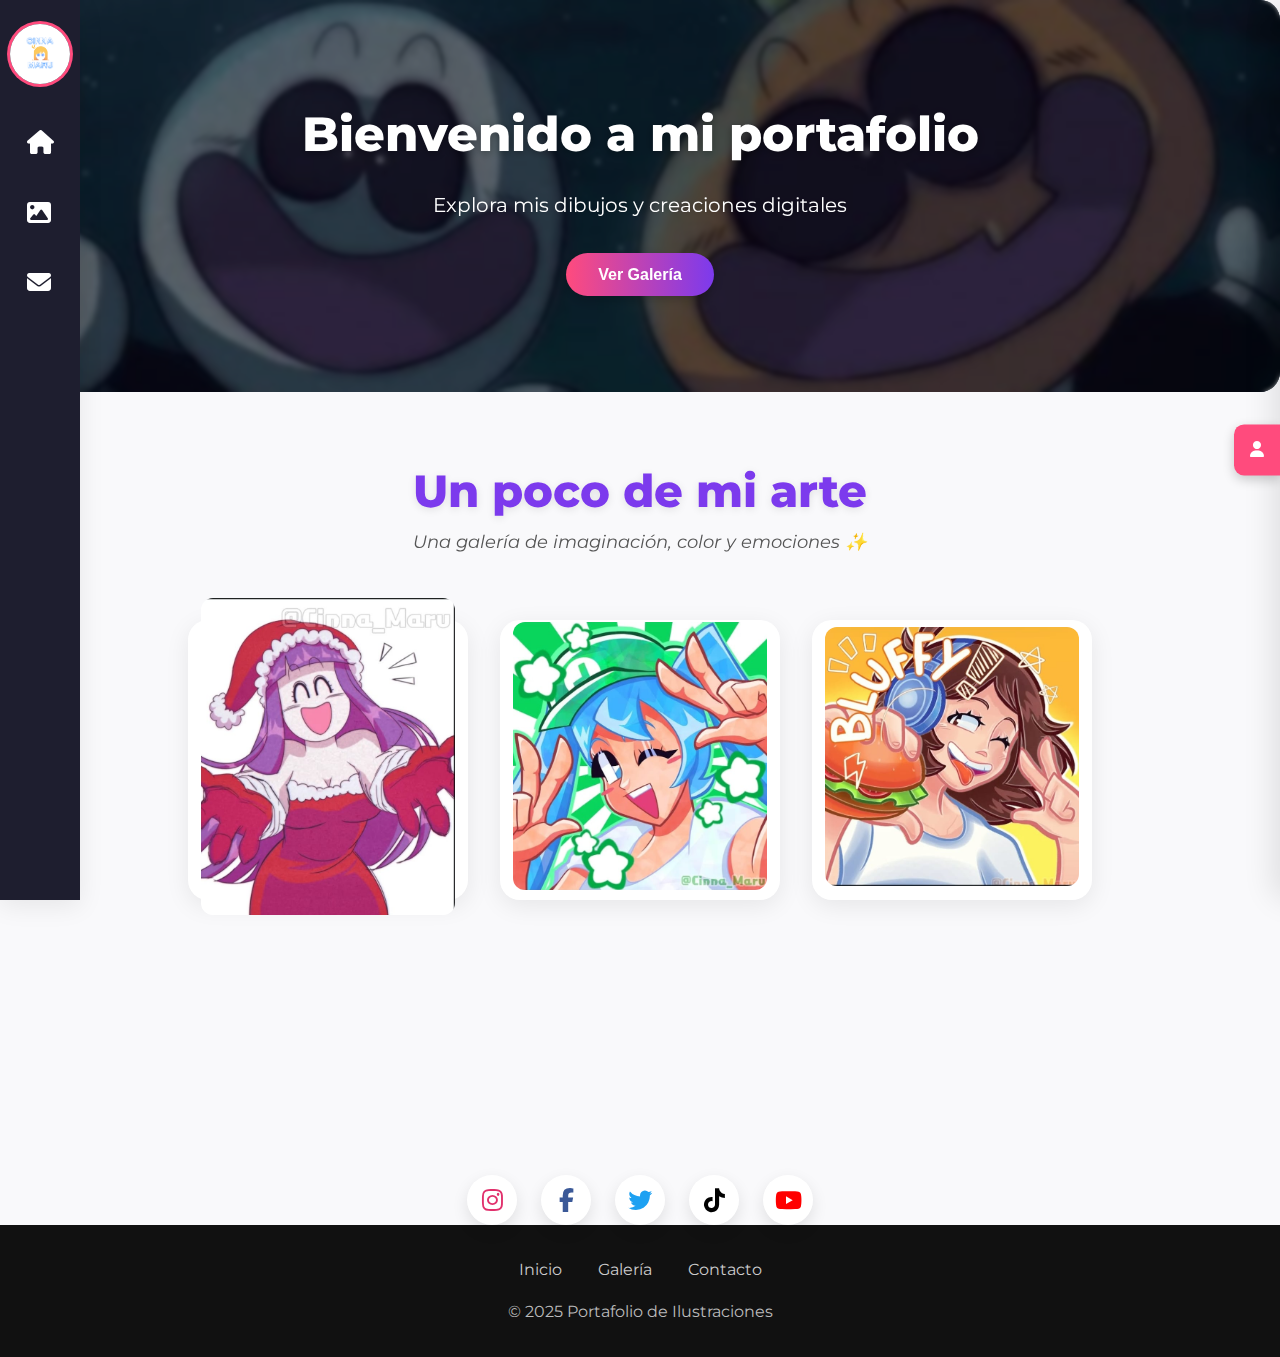
<file: index.html>
<!DOCTYPE html>
<html lang="es">
<head>
  <meta charset="UTF-8" />
  <meta name="viewport" content="width=device-width, initial-scale=1.0" />
  <title>Portafolio de Ilustraciones</title>
  <link rel="stylesheet" href="styles.css" />
  <link href="https://fonts.googleapis.com/css2?family=Montserrat:wght@400;600;800&display=swap" rel="stylesheet" />
  <link href="https://cdnjs.cloudflare.com/ajax/libs/font-awesome/6.5.0/css/all.min.css" rel="stylesheet" />
  <link href="https://unpkg.com/aos@next/dist/aos.css" rel="stylesheet" />
  <style>
    .page-transition {
      opacity: 1;
      transition: opacity 0.6s ease, filter 0.6s ease, transform 0.6s ease;
    }
    .page-transition.fade-out {
      opacity: 0;
      filter: blur(3px);
      transform: scale(0.98);
    }

    .social-icons {
      display: flex;
      gap: 1.5rem;
      flex-wrap: wrap;
      justify-content: center;
      margin-top: 2rem;
      position: relative;
    }

    .social-icon {
      background: #fff;
      width: 50px;
      height: 50px;
      border-radius: 50%;
      font-size: 1.5rem;
      color: var(--main-color, #ff4b7d);
      display: flex;
      align-items: center;
      justify-content: center;
      box-shadow: 0 6px 16px rgba(0, 0, 0, 0.1);
      transition: transform 0.3s, box-shadow 0.3s;
      position: relative;
      cursor: default;
    }

    .social-icon:hover {
      transform: scale(1.1);
      box-shadow: 0 8px 20px rgba(0, 0, 0, 0.15);
    }

    .social-icon::after {
      content: attr(data-user);
      position: absolute;
      bottom: -42px;
      left: 50%;
      transform: translateX(-50%) translateY(10px);
      background: rgba(51, 51, 51, 0.9);
      color: white;
      padding: 6px 12px;
      font-size: 0.75rem;
      border-radius: 10px;
      white-space: nowrap;
      opacity: 0;
      pointer-events: none;
      transition: all 0.3s ease;
      backdrop-filter: blur(4px);
      z-index: 999;
    }

    .social-icon:hover::after {
      opacity: 1;
      transform: translateX(-50%) translateY(0);
    }

    /* Colores individuales */
    .instagram { color: #e1306c; }
    .facebook  { color: #3b5998; }
    .twitter   { color: #1da1f2; }
    .tiktok    { color: #000; }
    .youtube   { color: #ff0000; }

    /* Pestañita y panel de biografía */
    .bio-tab {
      position: fixed;
      top: 50%;
      right: 0;
      transform: translateY(-50%);
      background: var(--main-color, #ff4b7d);
      color: white;
      padding: 0.8rem 1rem;
      border-top-left-radius: 10px;
      border-bottom-left-radius: 10px;
      cursor: pointer;
      z-index: 1200;
      box-shadow: 0 4px 12px rgba(0, 0, 0, 0.2);
    }

    /* BIO PANEL MEJORADO */
.bio-panel {
  position: fixed;
  top: 0;
  right: -540px; /* actualizado para empujar fuera al inicio */
  width: 540px;  /* más ancho para una lectura cómoda */
  max-width: 100vw;
  height: 100vh;
  background: linear-gradient(to bottom right, #fff 60%, #f5ecff);
  transition: right 0.6s ease-in-out;
  z-index: 1100;
  overflow-y: auto;
  padding: 3.5rem 2rem;
  display: flex;
  justify-content: center;
  align-items: flex-start;
  box-shadow: -8px 0 30px rgba(0, 0, 0, 0.1);
  border-top-left-radius: 16px;
  border-bottom-left-radius: 16px;
}

.bio-panel.open {
  right: 0;
}

.bio-column {
  width: 100%;
  max-width: 500px;
  background: #fff;
  border-radius: 20px;
  box-shadow: 0 8px 24px rgba(124, 58, 237, 0.12);
  padding: 2rem 2rem;
  text-align: center;
  animation: slideUpFade 0.6s ease both;
}


@keyframes slideUpFade {
  from {
    opacity: 0;
    transform: translateY(60px) scale(0.95);
  }
  to {
    opacity: 1;
    transform: translateY(0) scale(1);
  }
}

.bio-column img.profile {
  width: 150px;
  height: 150px;
  border-radius: 50%;
  border: 5px solid var(--accent, #7c3aed);
  box-shadow: 0 0 0 6px #fff, 0 12px 24px rgba(0, 0, 0, 0.1);
  margin-bottom: 1.5rem;
  object-fit: cover;
  animation: pulseIn 0.8s ease;
}

@keyframes pulseIn {
  0% {
    transform: scale(0.85);
    opacity: 0;
  }
  100% {
    transform: scale(1);
    opacity: 1;
  }
}

.bio-role {
  font-size: 0.9rem;
  text-transform: uppercase;
  letter-spacing: 1.2px;
  color: #999;
  font-weight: 600;
  margin-bottom: 0.4rem;
}

.bio-name {
  font-size: 2rem;
  font-weight: 900;
  color: var(--accent, #7c3aed);
  margin-bottom: 1rem;
  text-shadow: 0 1px 3px rgba(124, 58, 237, 0.15);
}
.bio-description {
  font-size: 1.1rem;
  color: #444;
  line-height: 1.85;
  text-align: justify;
  max-width: 100%;
  margin: 0 auto;
  animation: fadeInText 1s ease both;
}

@keyframes fadeInText {
  from { opacity: 0; transform: translateY(20px); }
  to   { opacity: 1; transform: translateY(0); }
}

/* =========================
   RESPONSIVE - MOBILE FIRST
========================= */
@media (max-width: 768px) {
  .sidebar {
    display: none;
  }

  .main-container {
    margin-left: 0;
    width: 100%;
    padding: 1rem;
  }

  .headline {
    font-size: 2rem;
    text-align: center;
  }

  .subheadline {
    font-size: 1rem;
    text-align: center;
    margin-bottom: 1rem;
  }

  .cta-button {
    font-size: 0.95rem;
    padding: 0.6rem 1.5rem;
    display: block;
    margin: 0 auto;
  }

  .art-title {
    text-align: center;
    padding: 1rem;
  }

  .art-title h2 {
    font-size: 1.8rem;
  }

  .art-title p {
    font-size: 1rem;
  }

  .banner {
    padding: 2rem 1rem;
    text-align: center;
  }

  .thumbnails {
    display: flex;
    flex-wrap: wrap;
    justify-content: center;
    gap: 1rem;
    padding: 1rem;
  }

  .thumb img {
    width: 100%;
    max-width: 100%;
    height: auto;
    object-fit: contain;
  }

  .footer-menu {
    display: flex;
    flex-direction: column;
    align-items: center;
    gap: 0.5rem;
    padding: 1rem 0;
  }

  .footer-menu a {
    display: block;
    font-size: 1rem;
  }

  .social-icons {
    flex-direction: row;
    gap: 1rem;
    padding: 1rem 0;
  }
}

/* Teléfonos más pequeños */
@media (max-width: 480px) {
  .headline {
    font-size: 1.6rem;
  }

  .subheadline {
    font-size: 0.9rem;
  }

  .cta-button {
    font-size: 0.85rem;
    padding: 0.5rem 1.2rem;
  }

  .art-title h2 {
    font-size: 1.6rem;
  }

  .art-title p {
    font-size: 0.9rem;
  }

  .bio-name {
    font-size: 1.4rem;
  }

  .bio-description {
    font-size: 0.9rem;
  }

  .thumb img {
    width: 100%;
    max-width: 100%;
    height: auto;
  }

  .mobile-menu a {
    font-size: 1rem;
  }

  .hamburger span {
    width: 25px;
    height: 3px;
  }
}


  </style>
</head>

<body class="page-transition">
  <aside class="sidebar">
    <div class="sidebar-logo">
      <img src="logo.png" alt="Logo" />
    </div>
    <nav class="sidebar-nav">
      <a href="index.html" class="enlace-inicio"><i class="fas fa-home"></i></a>
      <a href="galeria.html" class="enlace-galeria"><i class="fas fa-image"></i></a>
      <a href="contacto.html" class="enlace-contacto"><i class="fas fa-envelope"></i></a>
    </nav>
  </aside>

  <header class="hero" data-aos="fade-up">
    <img src="pincipal.jpeg" alt="Imagen principal" class="background" />
    <div class="overlay">
      <h1 class="headline">Bienvenido a mi portafolio</h1>
      <p class="subheadline" id="fraseAnimada">Explora mis dibujos y creaciones digitales</p>
      <button class="cta-button" id="verGaleria">Ver Galería</button>
    </div>
  </header>

  <section class="parallax" data-aos="zoom-in"></section>

  <section class="art-title" data-aos="fade-in">
    <h2>Un poco de mi arte</h2>
    <p>Una galería de imaginación, color y emociones ✨</p>
  </section>

  <section class="thumbnails">
    <div class="thumb float-loop" data-aos="fade-up">
      <a href="navidad.jpeg" target="_blank"><img src="navidad.jpeg" alt="Dibujo 1" /></a>
    </div>
    <div class="thumb float-loop" data-aos="fade-up" data-aos-delay="100">
      <a href="miku.jpeg" target="_blank"><img src="miku.jpeg" alt="Dibujo 2" /></a>
    </div>
    <div class="thumb float-loop" data-aos="fade-up" data-aos-delay="200">
      <a href="hamburguesa.jpeg" target="_blank"><img src="hamburguesa.jpeg" alt="Dibujo 3" /></a>
    </div>
  </section>

 <section class="banner" data-aos="zoom-in-up">
  <h2 class="banner-text">✨ La creatividad no tiene límites ✨</h2>
</section>

  <div class="social-icons">
    <div class="social-icon instagram" data-user="@cinna_maru"><i class="fab fa-instagram"></i></div>
    <div class="social-icon facebook" data-user="@cinna_maru"><i class="fab fa-facebook-f"></i></div>
    <div class="social-icon twitter" data-user="@cinna_maru"><i class="fab fa-twitter"></i></div>
    <div class="social-icon tiktok" data-user="@cinna_maru"><i class="fab fa-tiktok"></i></div>
    <div class="social-icon youtube" data-user="@cinna_maru"><i class="fab fa-youtube"></i></div>
  </div>

  <footer class="footer">
    <div class="footer-menu">
      <a href="index.html" class="enlace-inicio">Inicio</a>
      <a href="galeria.html" class="enlace-galeria">Galería</a>
      <a href="contacto.html" class="enlace-contacto">Contacto</a>
    </div>
    <p>© 2025 Portafolio de Ilustraciones</p>
  </footer>

  <!-- Botón flotante de bio -->
  <div id="bioToggle" class="bio-tab">
    <i class="fas fa-user"></i>
  </div>

  <!-- Panel deslizante de biografía -->
  <div id="bioPanel" class="bio-panel">
    <main class="main-container">
      <aside class="bio-column" data-aos="fade-left">
        <img src="princesa.jpeg" alt="Foto de la artista" class="profile" />
        <h3 class="bio-role">Artista</h3>
        <h2 class="bio-name">Karina</h2>
        <p class="bio-description">
          ¡Hola! Soy <strong>CinnaMaru</strong>, ilustradora digital salvadoreña y estudiante de animación con una profunda pasión por contar historias visuales.
          Mi arte se inspira en retratos expresivos, personajes de fantasía y mundos oníricos, donde el color y los detalles cobran vida para transmitir emociones y magia.<br><br>
          Actualmente me estoy enfocando en <em>animación 2D e ilustración</em>, mientras perfecciono mis habilidades en <em>Clip Studio Paint, Blender y After Effects</em>.<br><br>
          Mi objetivo es abrirme camino en la industria de la animación, participar en proyectos creativos únicos y, algún día, dar vida a mis propias historias.<br><br>
          ¡Gracias por visitar mi portafolio! Explora mi trabajo y no dudes en escribirme si te interesa colaborar 🌛
        </p>
      </aside>
    </main>
  </div>

  <script src="https://unpkg.com/aos@next/dist/aos.js"></script>
  <script>
    AOS.init({ duration: 1000, once: true });

    const transicionSuave = (selector, url) => {
      document.querySelectorAll(selector).forEach(el => {
        el.addEventListener("click", function (e) {
          e.preventDefault();
          document.body.classList.add("fade-out");
          setTimeout(() => {
            window.location.href = url;
          }, 600);
        });
      });
    };

    transicionSuave('.enlace-inicio', 'index.html');
    transicionSuave('.enlace-galeria, #verGaleria', 'galeria.html');
    transicionSuave('.enlace-contacto', 'contacto.html');

    // Frases animadas
    const frases = [
      "Explora mis dibujos y creaciones digitales",
      "Historias contadas con color y detalle",
      "Mundos oníricos, magia y fantasía",
      "Cada trazo tiene una historia"
    ];
    let i = 0;
    setInterval(() => {
      const frase = document.getElementById("fraseAnimada");
      if (frase) frase.textContent = frases[i++ % frases.length];
    }, 4000);

    // Abrir/cerrar panel bio
    document.getElementById('bioToggle').addEventListener('click', () => {
      document.getElementById('bioPanel').classList.toggle('open');
    });
  </script>
  
</body>
</html>
</file>
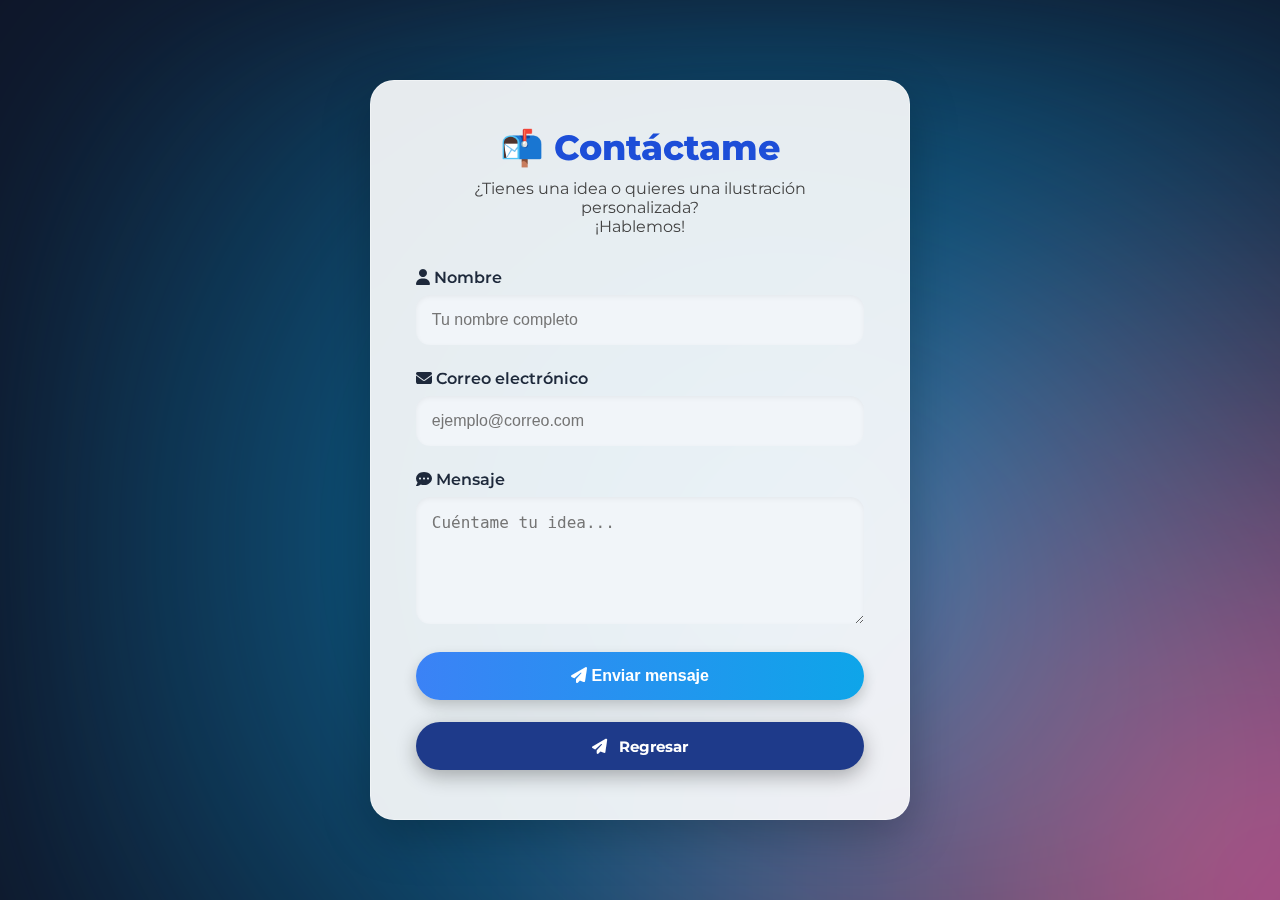
<file: contacto.html>
<!DOCTYPE html>
<html lang="es">
<head>
  <meta charset="UTF-8" />
  <meta name="viewport" content="width=device-width, initial-scale=1.0" />
  <title>Contacto</title>
  <link rel="stylesheet" href="contacto.css" />
  <link href="https://fonts.googleapis.com/css2?family=Montserrat:wght@400;600;800&display=swap" rel="stylesheet" />
  <link rel="stylesheet" href="https://cdnjs.cloudflare.com/ajax/libs/font-awesome/6.5.0/css/all.min.css" />
</head>
<body class="page-transition">

  <!-- Fondo animado -->
  <div class="animated-bg"></div>

  <div class="contact-wrapper">
    <form class="contact-form" id="contactForm">
      <h2>📬 Contáctame</h2>
      <p>¿Tienes una idea o quieres una ilustración personalizada?<br> ¡Hablemos!</p>

      <label for="nombre"><i class="fas fa-user"></i> Nombre</label>
      <input type="text" id="nombre" name="nombre" placeholder="Tu nombre completo" required />

      <label for="correo"><i class="fas fa-envelope"></i> Correo electrónico</label>
      <input type="email" id="correo" name="correo" placeholder="ejemplo@correo.com" required />

      <label for="mensaje"><i class="fas fa-comment-dots"></i> Mensaje</label>
      <textarea id="mensaje" name="mensaje" rows="5" placeholder="Cuéntame tu idea..." required></textarea>

      <button type="submit"><i class="fas fa-paper-plane"></i> Enviar mensaje</button>
     <a href="index.html" class="btn-back" id="backBtn">
  <i class="fas fa-paper-plane"></i> Regresar
</a>

    </form>
  </div>

  <!-- Mensaje animado de éxito -->
  <div id="successMessage" class="success-popup">
    <i class="fas fa-check-circle"></i>
    <p>¡Mensaje enviado correctamente!</p>
  </div>

  <script>
  // Transición con animación de avión
  const backBtn = document.getElementById("backBtn");
  backBtn.addEventListener("click", function (e) {
    e.preventDefault();
    backBtn.classList.add("fly-away");
    setTimeout(() => {
      document.body.classList.add("fade-out");
    }, 300);
    setTimeout(() => {
      window.location.href = "index.html";
    }, 1000);
  });

  // Envío con animación
  document.getElementById("contactForm").addEventListener("submit", function (e) {
    e.preventDefault();

    const popup = document.getElementById("successMessage");
    popup.classList.add("show");

    setTimeout(() => {
      popup.classList.remove("show");
      document.getElementById("contactForm").reset();
    }, 3000);
  });

    // Envío con animación
    document.getElementById("contactForm").addEventListener("submit", function (e) {
      e.preventDefault();

      // Simulación de envío
      const popup = document.getElementById("successMessage");
      popup.classList.add("show");

      setTimeout(() => {
        popup.classList.remove("show");
        document.getElementById("contactForm").reset();
      }, 3000);
    });
  </script>
</body>
</html>
</file>
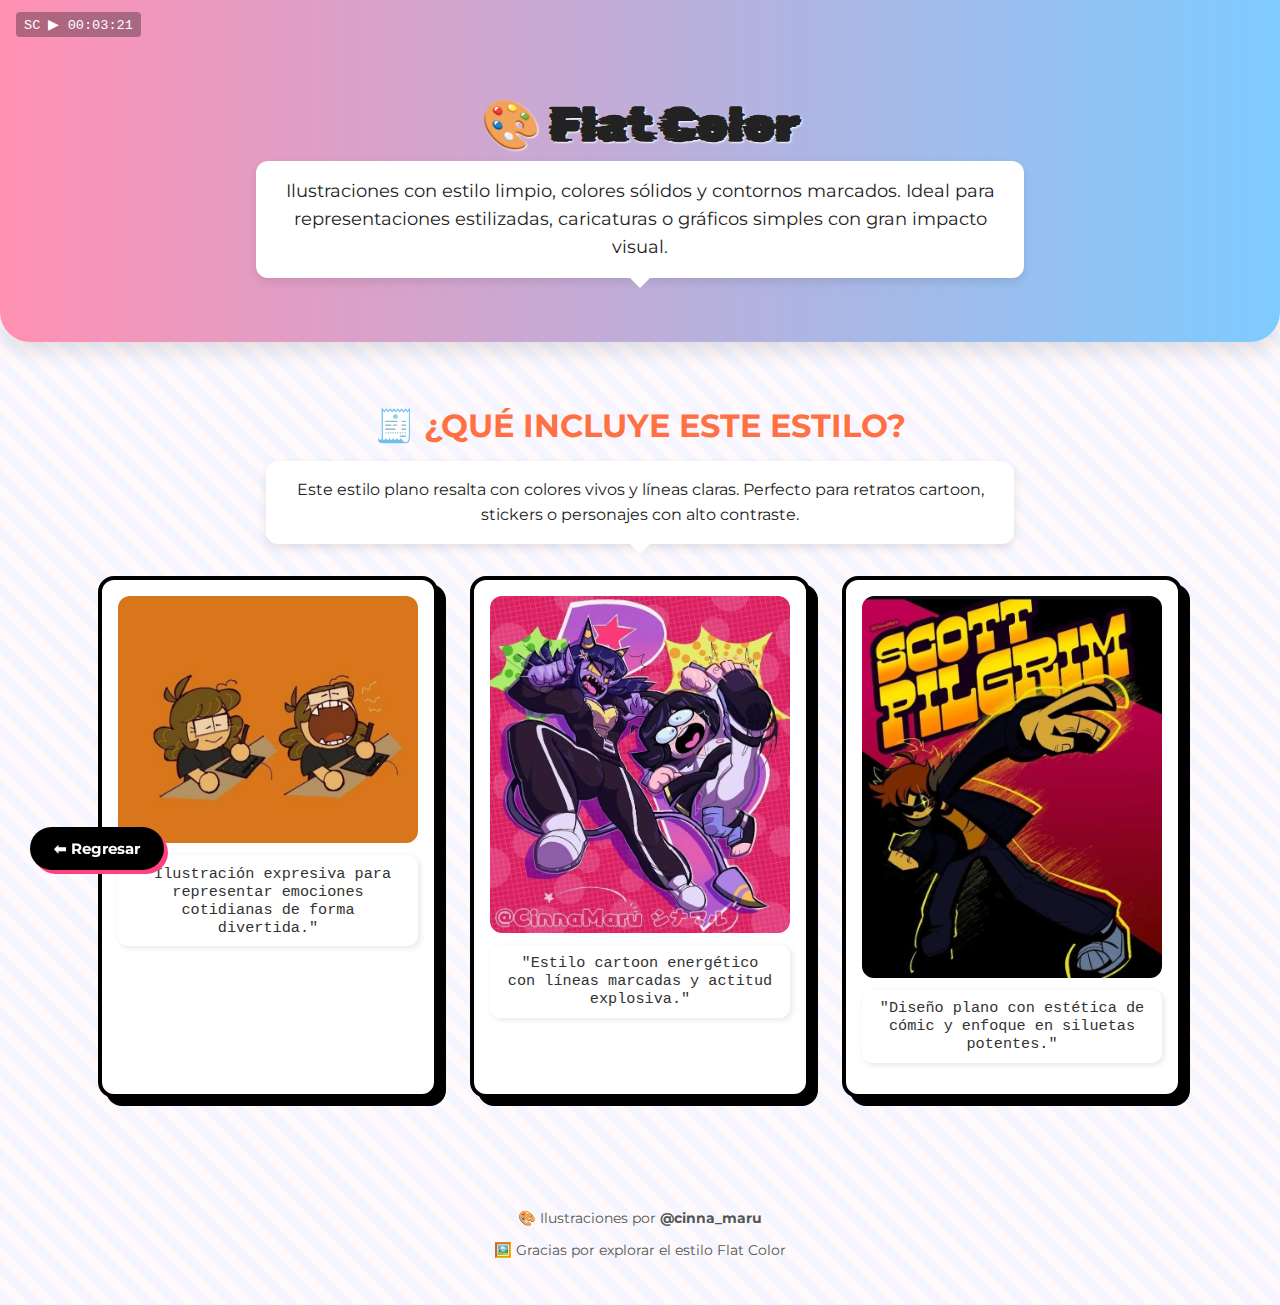
<file: flat-color.html>
<!DOCTYPE html>
<html lang="es">
<head>
  <meta charset="UTF-8" />
  <meta name="viewport" content="width=device-width, initial-scale=1.0" />
  <title>Flat Color</title>

  <!-- Fuentes y Estilos -->
  <link rel="stylesheet" href="flat-color.css" />
  <link href="https://fonts.googleapis.com/css2?family=Montserrat:wght@400;700&family=Rubik+Glitch&display=swap" rel="stylesheet" />
</head>
<body class="page-transition">

  <header class="hero-header">
    <div class="container">
      <div class="timecode">SC ▶ 00:03:21</div>
      <h1 class="hero-title">🎨 Flat Color</h1>
      <p class="hero-description">
        Ilustraciones con estilo limpio, colores sólidos y contornos marcados. Ideal para representaciones estilizadas, caricaturas o gráficos simples con gran impacto visual.
      </p>
    </div>
  </header>

  <main class="main-content">
    <section class="info-section container">
      <h2 class="section-title">🧾 ¿Qué incluye este estilo?</h2>
      <p class="section-description">
        Este estilo plano resalta con colores vivos y líneas claras. Perfecto para retratos cartoon, stickers o personajes con alto contraste.
      </p>

      <div class="gallery">
        <div class="gallery-img-wrapper">
          <img src="flat1.jpeg" alt="Ejemplo 1 Flat" class="gallery-img" />
          <p class="caption">"Ilustración expresiva para representar emociones cotidianas de forma divertida."</p>
        </div>
        <div class="gallery-img-wrapper">
          <img src="flar2.jpeg" alt="Ejemplo 2 Flat" class="gallery-img" />
          <p class="caption">"Estilo cartoon energético con líneas marcadas y actitud explosiva."</p>
        </div>
        <div class="gallery-img-wrapper">
          <img src="flat3.jpeg" alt="Ejemplo 3 Flat" class="gallery-img" />
          <p class="caption">"Diseño plano con estética de cómic y enfoque en siluetas potentes."</p>
        </div>
      </div>
    </section>
  </main>

  <footer class="ending-credits">
    <p>🎨 Ilustraciones por <strong>@cinna_maru</strong></p>
    <p>🖼️ Gracias por explorar el estilo Flat Color</p>
  </footer>

  <a href="galeria.html" class="back-button" id="volverGaleria">⬅ Regresar</a>

  <script>
    document.getElementById("volverGaleria").addEventListener("click", function (e) {
      e.preventDefault();
      document.body.classList.add("fade-out");
      setTimeout(() => {
        window.location.href = "galeria.html";
      }, 600);
    });
  </script>
</body>
</html>
</file>
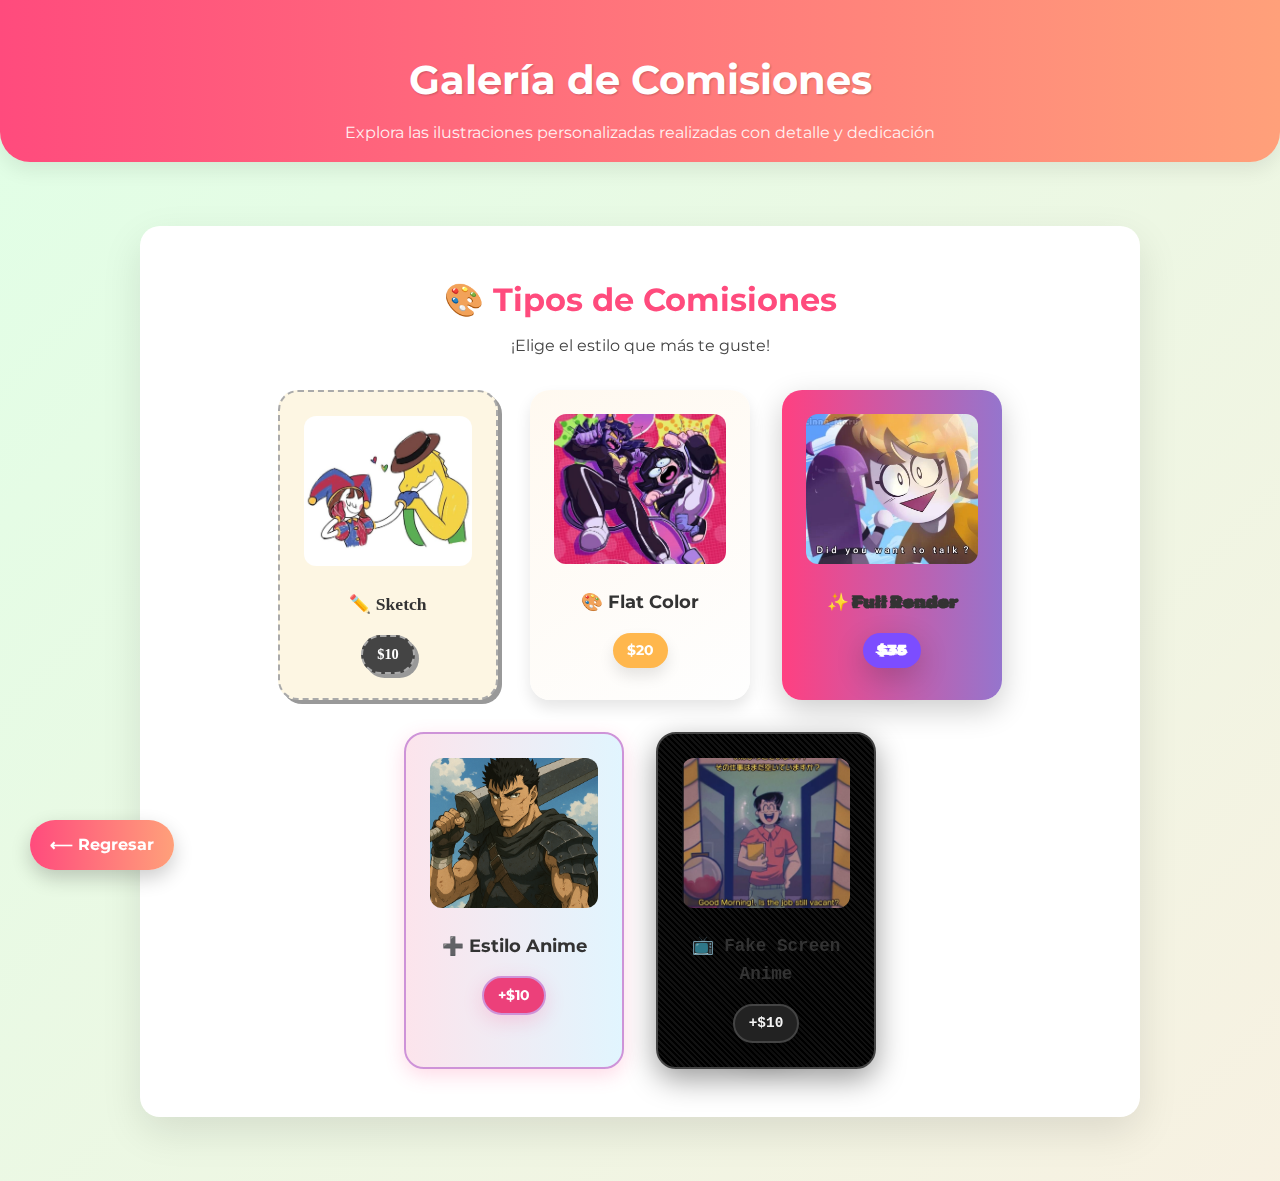
<file: galeria.html>
<!DOCTYPE html>
<html lang="es">
<head>
  <meta charset="UTF-8" />
  <meta name="viewport" content="width=device-width, initial-scale=1.0" />
  <title>Galería de Ilustraciones</title>

  <link rel="stylesheet" href="galeria.css" />
  <link href="https://fonts.googleapis.com/css2?family=Montserrat:wght@400;700&family=Permanent+Marker&family=Rubik+Glitch&display=swap" rel="stylesheet" />

  <style>
    body {
      background: linear-gradient(-45deg, #ffe0f0, #e0f7ff, #ffece0, #e0ffe6);
      background-size: 400% 400%;
      animation: gradientFlow 15s ease infinite;
      font-family: 'Montserrat', sans-serif;
      margin: 0;
      padding: 0;
      opacity: 1;
      transition: opacity 0.6s ease;
    }

    body.fade-out {
      opacity: 0;
    }

    @keyframes gradientFlow {
      0%, 100% { background-position: 0% 50%; }
      50% { background-position: 100% 50%; }
    }

    .main-header {
      text-align: center;
      padding: 3rem 2rem 1rem;
      background: linear-gradient(to right, #ff4b7d, #ffa07a);
      color: white;
      border-bottom-left-radius: 30px;
      border-bottom-right-radius: 30px;
    }

    .main-header h1 {
      font-size: 2.5rem;
      margin: 0;
    }

    .main-header .subtext {
      font-size: 1rem;
      margin-top: 0.5rem;
    }

    .pricing-showcase {
      max-width: 1000px;
      margin: 4rem auto;
      background: white;
      border-radius: 20px;
      padding: 3rem 2rem;
      box-shadow: 0 15px 40px rgba(0, 0, 0, 0.1);
      text-align: center;
    }

    .pricing-title {
      font-size: 2rem;
      margin-bottom: 0.5rem;
      color: #ff4b7d;
    }

    .pricing-subtitle {
      font-size: 1rem;
      margin-bottom: 2rem;
      color: #444;
    }

    .pricing-cards {
      display: flex;
      flex-wrap: wrap;
      justify-content: center;
      gap: 2rem;
    }

    .pricing-button {
      border-radius: 20px;
      padding: 1.5rem;
      width: 220px;
      cursor: pointer;
      transition: transform 0.3s ease, box-shadow 0.3s ease;
      display: flex;
      flex-direction: column;
      align-items: center;
      text-align: center;
      text-decoration: none;
    }

    .pricing-button img {
      width: 100%;
      height: 150px;
      object-fit: cover;
      border-radius: 12px;
      margin-bottom: 1rem;
    }

    .pricing-button h3 {
      margin: 0.5rem 0;
      font-size: 1.1rem;
      font-weight: 700;
      color: #333;
    }

    .price-tag {
      margin-top: 0.5rem;
      color: white;
      padding: 6px 14px;
      border-radius: 999px;
      font-weight: bold;
      font-size: 0.9rem;
    }

    /* Estilos únicos por botón */
    .sketch-style {
      font-family: 'Permanent Marker', cursive;
      background: #fdf6e3;
      border: 2px dashed #aaa;
      box-shadow: 4px 4px 0 #999;
    }

    .flat-style {
      background: linear-gradient(145deg, #fff9f0, #fefefe);
      box-shadow: 0 8px 15px rgba(0,0,0,0.1);
    }

    .render-style {
      font-family: 'Rubik Glitch', cursive;
      background: linear-gradient(to right, #ff4081, #9575cd);
      color: white;
      box-shadow: 0 10px 30px rgba(0,0,0,0.2);
    }

    .anime-style {
      background: linear-gradient(to right, #fce4ec, #e1f5fe);
      border: 2px solid #ce93d8;
      box-shadow: 0 6px 20px rgba(255, 64, 129, 0.2);
    }

    .fake-style {
      background: repeating-linear-gradient(45deg, #000, #000 2px, #111 2px, #111 4px);
      color: #f5f5f5;
      border: 2px solid #444;
      box-shadow: 0 10px 30px rgba(0,0,0,0.4);
      font-family: 'Courier New', monospace;
    }

    .price-tag.sketch-style { background: #444; }
    .price-tag.flat-style { background: #ffb74d; }
    .price-tag.render-style { background: #7c4dff; }
    .price-tag.anime-style { background: #ec407a; }
    .price-tag.fake-style { background: #222; }

    .pricing-button:hover {
      transform: scale(1.05);
    }

    .back-button {
      position: fixed;
      bottom: 30px;
      left: 30px;
      background: linear-gradient(to right, #ff4b7d, #ffa07a);
      color: white;
      padding: 12px 20px;
      font-weight: bold;
      text-decoration: none;
      border-radius: 30px;
      box-shadow: 0 8px 20px rgba(0, 0, 0, 0.2);
      transition: transform 0.3s ease, box-shadow 0.3s ease;
      z-index: 1000;
    }

    .back-button:hover {
      transform: scale(1.05);
      box-shadow: 0 12px 25px rgba(0, 0, 0, 0.3);
    }
  </style>
</head>
<body class="page-transition">

  <main>
    <header class="main-header">
      <h1>Galería de Comisiones</h1>
      <p class="subtext">Explora las ilustraciones personalizadas realizadas con detalle y dedicación</p>
    </header>

    <section class="pricing-showcase">
      <h2 class="pricing-title">🎨 Tipos de Comisiones</h2>
      <p class="pricing-subtitle">¡Elige el estilo que más te guste!</p>

      <div class="pricing-cards">
        <a href="sketch.html" class="pricing-button sketch-style">
          <img src="Sketch.jpeg" alt="Ejemplo de sketch">
          <h3>✏️ Sketch</h3>
          <span class="price-tag sketch-style">$10</span>
        </a>

        <a href="flat-color.html" class="pricing-button flat-style">
          <img src="flar2.jpeg" alt="Flat Color">
          <h3>🎨 Flat Color</h3>
          <span class="price-tag flat-style">$20</span>
        </a>

       <a href="full-render.html" class="pricing-button render-style">
          <img src="fullrender.jpeg" alt="Full Render">
          <h3>✨ Full Render</h3>
          <span class="price-tag render-style">$35</span>
        </a>

        <a href="Anime.html" class="pricing-button anime-style">
          <img src="anime.png" alt="Estilo Anime">
          <h3>➕ Estilo Anime</h3>
          <span class="price-tag anime-style">+$10</span>
        </a>

        <a href="fake-screen.html" class="pricing-button fake-style">
          <img src="fakescreen.jpeg" alt="Fake Screen Anime">
          <h3>📺 Fake Screen Anime</h3>
          <span class="price-tag fake-style">+$10</span>
        </a>
      </div>
    </section>
  </main>

  <a href="#" class="back-button" id="backToHome">⟵ Regresar</a>

  <script>
    // Transición para botón de regresar
    document.getElementById("backToHome").addEventListener("click", function (e) {
      e.preventDefault();
      document.body.classList.add("fade-out");
      setTimeout(() => {
        window.location.href = "index.html";
      }, 600);
    });

    // Transición para todos los botones de comisión
    document.querySelectorAll(".pricing-button").forEach(btn => {
      btn.addEventListener("click", function (e) {
        const link = btn.getAttribute("href");
        if (link && link !== "#") {
          e.preventDefault();
          document.body.classList.add("fade-out");
          setTimeout(() => {
            window.location.href = link;
          }, 600);
        }
      });
    });
  </script>

</body>
</html>
</file>
<file: styles.css>
:root {
  --main-color: #ff4b7d;
  --accent: #7c3aed;
  --dark-bg: #1e1e2f;
  --light-bg: #f9f9fb;
  --text-color: #333;
  --white: #fff;
  --shadow: 0 6px 24px rgba(0, 0, 0, 0.08);
  --radius: 20px;
}

/* Reset básico */
* {
  margin: 0;
  padding: 0;
  box-sizing: border-box;
}

body {
  font-family: 'Montserrat', sans-serif;
  background-color: var(--light-bg);
  color: var(--text-color);
  line-height: 1.6;
}

/* =========================
   SIDEBAR
========================= */
.sidebar {
  width: 80px;
  background: var(--dark-bg);
  min-height: 100vh;
  padding: 1.5rem 0;
  display: flex;
  flex-direction: column;
  align-items: center;
  position: fixed;
  top: 0;
  left: 0;
  z-index: 1000;
  box-shadow: var(--shadow);
}

.sidebar-logo img {
  width: 60px;
  height: 60px;
  border-radius: 50%;
  object-fit: cover;
  box-shadow: 0 0 0 3px var(--main-color);
  transition: transform 0.3s ease;
}
.sidebar-logo img:hover {
  transform: scale(1.1) rotate(-2deg);
}

.sidebar-nav {
  margin-top: 2rem;
  display: flex;
  flex-direction: column;
  gap: 2rem;
}
.sidebar-nav a {
  color: var(--white);
  font-size: 1.5rem;
  transition: transform 0.3s, color 0.3s;
}
.sidebar-nav a:hover {
  color: var(--main-color);
  transform: scale(1.15);
}

/* =========================
   MAIN CONTAINER
========================= */
.main-container {
  margin-left: 80px;
  padding: 2rem;
  width: calc(100% - 80px);
}

/* =========================
   HERO
========================= */
.hero {
  position: relative;
  overflow: hidden;
  border-radius: var(--radius);
}

.hero img.background {
  width: 100%;
  height: 100%;
  object-fit: cover;
  position: absolute;
  top: 0;
  left: 0;
  z-index: 1;
  filter: brightness(0.8);
}

.hero .overlay {
  position: relative;
  z-index: 2;
  padding: 6rem 2rem;
  background: rgba(0, 0, 0, 0.4);
  color: var(--white);
  text-align: center;
  backdrop-filter: blur(2px);
}

.headline {
  font-size: 3rem;
  font-weight: 800;
  margin-bottom: 1rem;
  text-shadow: 0 2px 8px rgba(0, 0, 0, 0.3);
}

.subheadline {
  font-size: 1.25rem;
  margin-bottom: 2rem;
  text-shadow: 0 1px 6px rgba(0, 0, 0, 0.2);
}

/* =========================
   CTA BUTTON
========================= */
.cta-button {
  background: linear-gradient(to right, var(--main-color), var(--accent));
  color: var(--white);
  font-size: 1rem;
  padding: 0.8rem 2rem;
  border-radius: 999px;
  border: none;
  cursor: pointer;
  font-weight: bold;
  box-shadow: 0 4px 12px rgba(0, 0, 0, 0.2);
  transition: transform 0.3s ease, background 0.3s ease;
}
.cta-button:hover {
  transform: translateY(-2px);
  background: linear-gradient(to right, var(--accent), var(--main-color));
}

/* =========================
   THUMBNAILS
========================= */
.thumbnails {
  display: flex;
  justify-content: center;
  flex-wrap: wrap;
  gap: 2rem;
  margin: 2rem auto;
  max-width: 1200px;
  padding: 0 1rem;
}

.thumb {
  width: 280px;
  height: 280px;
  background: var(--white);
  padding: 0.8rem;
  border-radius: var(--radius);
  box-shadow: var(--shadow);
  display: flex;
  align-items: center;
  justify-content: center;
  transition: transform 0.3s ease, box-shadow 0.3s ease;
}
.thumb:hover {
  transform: translateY(-6px);
  box-shadow: 0 10px 25px rgba(0, 0, 0, 0.12);
}

.thumb img {
  width: 100%;
  height: 100%;
  object-fit: cover;
  border-radius: 12px;
}

/* =========================
   SOCIAL ICONS
========================= */
.social-wrapper {
  width: 100%;
  display: flex;
  justify-content: center;
  margin: 3rem 0 1rem;
}

.social-icons {
  display: flex;
  gap: 1.5rem;
  flex-wrap: wrap;
  justify-content: center;
  margin-top: 2rem;
  position: relative;
}

.social-icon {
  background: var(--white);
  width: 50px;
  height: 50px;
  border-radius: 50%;
  font-size: 1.5rem;
  display: flex;
  align-items: center;
  justify-content: center;
  box-shadow: 0 6px 16px rgba(0, 0, 0, 0.1);
  transition: transform 0.3s, box-shadow 0.3s, color 0.3s;
  position: relative;
  cursor: default; /* Cambiado de pointer a default */
  color: var(--main-color);
}

.social-icon i {
  pointer-events: none; /* evita que el ícono sea clickeado */
}

.social-icon:hover {
  transform: scale(1.1);
  box-shadow: 0 8px 20px rgba(0, 0, 0, 0.15);
}

/* Tooltip */
.social-icon::after {
  content: attr(data-user);
  position: absolute;
  bottom: -42px;
  left: 50%;
  transform: translateX(-50%) translateY(10px);
  background: rgba(51, 51, 51, 0.9);
  color: var(--white);
  padding: 6px 12px;
  font-size: 0.75rem;
  border-radius: 10px;
  white-space: nowrap;
  opacity: 0;
  pointer-events: none;
  transition: all 0.3s ease;
  backdrop-filter: blur(4px);
  z-index: 999;
}

.social-icon:hover::after {
  opacity: 1;
  transform: translateX(-50%) translateY(0);
}

/* Colores individuales */
.instagram { color: #e1306c; }
.facebook  { color: #3b5998; }
.twitter   { color: #1da1f2; }
.tiktok    { color: #000; }
.youtube   { color: #ff0000; }

/* =========================
   BANNER
========================= */
.banner {
  background: linear-gradient(135deg, var(--main-color, #ff4b7d), var(--accent, #7c3aed));
  color: #fff;
  text-align: center;
  padding: 3rem 2rem;
  border-radius: 20px;
  margin: 4rem auto;
  max-width: 1000px;
  box-shadow: 0 10px 30px rgba(0, 0, 0, 0.15);
  position: relative;
  overflow: hidden;
}

.banner-text {
  font-size: 2rem;
  font-weight: 800;
  text-shadow: 0 2px 12px rgba(0, 0, 0, 0.3);
  animation: glowText 3s ease-in-out infinite alternate;
}

@keyframes glowText {
  from {
    text-shadow: 0 0 10px rgba(255, 255, 255, 0.4);
  }
  to {
    text-shadow: 0 0 25px rgba(255, 255, 255, 0.9);
  }
}

@media (max-width: 768px) {
  .banner {
    padding: 2rem 1rem;
  }

  .banner-text {
    font-size: 1.5rem;
  }
}

/* =========================
   FOOTER
========================= */
.footer {
  background: #111;
  color: #bbb;
  text-align: center;
  padding: 2rem 1rem;
}

.footer-menu {
  margin-bottom: 1rem;
}

.footer-menu a {
  color: #ccc;
  margin: 0 1rem;
  text-decoration: none;
  transition: color 0.3s ease;
}
.footer-menu a:hover {
  color: var(--main-color);
}

/* =========================
   ANIMATIONS
========================= */
@keyframes floatUpDown {
  0%, 100% { transform: translateY(0); }
  50%      { transform: translateY(-10px); }
}
.float-loop {
  animation: floatUpDown 3s ease-in-out infinite;
}

@keyframes fadeInUp {
  from {
    opacity: 0;
    transform: translateY(30px);
  }
  to {
    opacity: 1;
    transform: translateY(0);
  }
}

.art-title {
  text-align: center;
  padding: 4rem 2rem 2rem;
  max-width: 900px;
  margin: auto;
  animation: fadeInUp 1s ease forwards;
}
.art-title h2 {
  font-size: 2.8rem;
  font-weight: 800;
  color: var(--accent);
  text-shadow: 0 2px 8px rgba(0, 0, 0, 0.1);
}
.art-title p {
  font-size: 1.1rem;
  color: #555;
  font-style: italic;
}

/* =========================
   RESPONSIVE - MOBILE FIRST
========================= */
@media (max-width: 768px) {
  .sidebar {
    display: none;
  }

  .main-container {
    margin-left: 0;
    width: 100%;
    padding: 1rem;
  }

  .headline {
    font-size: 2rem;
    text-align: center;
  }

  .subheadline {
    font-size: 1rem;
    text-align: center;
    margin-bottom: 1rem;
  }

  .cta-button {
    font-size: 0.95rem;
    padding: 0.6rem 1.5rem;
    display: block;
    margin: 0 auto;
  }

  .art-title {
    text-align: center;
    padding: 1rem;
  }

  .art-title h2 {
    font-size: 1.8rem;
  }

  .art-title p {
    font-size: 1rem;
  }

  .banner {
    padding: 2rem 1rem;
    text-align: center;
  }

  .thumbnails {
    display: flex;
    flex-wrap: wrap;
    justify-content: center;
    gap: 1rem;
    padding: 1rem;
  }

  .thumb img {
    width: 100%;
    max-width: 100%;
    height: auto;
    object-fit: contain;
  }

  .footer-menu {
    display: flex;
    flex-direction: column;
    align-items: center;
    gap: 0.5rem;
    padding: 1rem 0;
  }

  .footer-menu a {
    display: block;
    font-size: 1rem;
  }

  .social-icons {
    flex-direction: row;
    gap: 1rem;
    padding: 1rem 0;
  }
}

/* Teléfonos más pequeños */
@media (max-width: 480px) {
  .headline {
    font-size: 1.6rem;
  }

  .subheadline {
    font-size: 0.9rem;
  }

  .cta-button {
    font-size: 0.85rem;
    padding: 0.5rem 1.2rem;
  }

  .art-title h2 {
    font-size: 1.6rem;
  }

  .art-title p {
    font-size: 0.9rem;
  }

  .bio-name {
    font-size: 1.4rem;
  }

  .bio-description {
    font-size: 0.9rem;
  }

  .thumb img {
    width: 100%;
    max-width: 100%;
    height: auto;
  }

  .mobile-menu a {
    font-size: 1rem;
  }

  .hamburger span {
    width: 25px;
    height: 3px;
  }
}
</file>
<file: flat-color.css>
/* ---------- Fondo dinámico Flat Color ---------- */
body {
  margin: 0;
  padding: 0;
  font-family: 'Montserrat', sans-serif;
  background: repeating-linear-gradient(
    45deg,
    #fff9fb,
    #fff9fb 10px,
    #f5f5ff 10px,
    #f5f5ff 20px
  );
  background-size: 400% 400%;
  animation: flowFlat 20s ease infinite;
  color: #222;
  transition: opacity 0.6s ease;
  opacity: 1;
}

@keyframes flowFlat {
  0%, 100% { background-position: 0% 50%; }
  50% { background-position: 100% 50%; }
}

body.fade-out {
  opacity: 0;
}

/* ---------- Encabezado Flat Color ---------- */
.hero-header {
  background: linear-gradient(to right, #ff90b3, #7ecbff);
  padding: 4rem 2rem;
  text-align: center;
  border-bottom-left-radius: 30px;
  border-bottom-right-radius: 30px;
  box-shadow: 0 10px 20px rgba(0, 0, 0, 0.1);
  position: relative;
}

.hero-title {
  font-family: 'Rubik Glitch', cursive;
  font-size: 3rem;
  color: #222;
  margin-bottom: 0.5rem;
  text-shadow: 1px 1px 2px #fff;
}

.hero-description {
  font-size: 1.1rem;
  max-width: 720px;
  margin: 0 auto;
  background: #fff;
  padding: 1rem 1.5rem;
  border-radius: 12px;
  box-shadow: 0 4px 10px rgba(0, 0, 0, 0.1);
  position: relative;
  line-height: 1.6;
}

.hero-description::after {
  content: "";
  position: absolute;
  bottom: -20px;
  left: 50%;
  transform: translateX(-50%);
  border-width: 10px;
  border-style: solid;
  border-color: #fff transparent transparent transparent;
}

/* ---------- Timecode estilo cartoon ---------- */
.timecode {
  position: absolute;
  top: 12px;
  left: 16px;
  font-family: 'Courier New', monospace;
  font-size: 0.85rem;
  color: white;
  background-color: rgba(0, 0, 0, 0.3);
  padding: 4px 8px;
  border-radius: 4px;
}

/* ---------- Contenido Principal ---------- */
.main-content {
  max-width: 1100px;
  margin: 4rem auto;
  padding: 0 2rem;
}

.info-section {
  text-align: center;
  animation: fadeIn 1s ease-out;
}

.section-title {
  font-size: 2rem;
  color: #ff7043;
  margin-bottom: 1rem;
  text-transform: uppercase;
  font-weight: bold;
}

.section-description {
  font-size: 1rem;
  max-width: 700px;
  background: #fff;
  margin: 0 auto 2rem auto;
  padding: 1rem 1.5rem;
  border-radius: 12px;
  box-shadow: 0 4px 10px rgba(0, 0, 0, 0.1);
  position: relative;
  line-height: 1.6;
}

.section-description::after {
  content: "";
  position: absolute;
  bottom: -20px;
  left: 50%;
  transform: translateX(-50%);
  border-width: 10px;
  border-style: solid;
  border-color: #fff transparent transparent transparent;
}

/* ---------- Galería Flat Color ---------- */
.gallery {
  display: flex;
  flex-wrap: wrap;
  justify-content: center;
  gap: 2rem;
}

.gallery-img-wrapper {
  position: relative;
  width: 300px;
  background: #fff;
  border: 4px solid #000;
  border-radius: 16px;
  padding: 1rem;
  box-shadow: 8px 8px 0 #000;
  transition: transform 0.3s ease, box-shadow 0.3s ease;
}

.gallery-img-wrapper:hover {
  transform: translate(-4px, -4px);
  box-shadow: 12px 12px 0 #000;
}

.gallery-img {
  width: 100%;
  border-radius: 12px;
}

/* ---------- Subtítulos estilo cartoon ---------- */
.caption {
  font-family: 'Courier New', monospace;
  font-size: 0.95rem;
  color: #333;
  margin-top: 8px;
  background: #fff;
  padding: 0.6rem 1rem;
  border-radius: 10px;
  box-shadow: 2px 2px 6px rgba(0,0,0,0.1);
}

/* ---------- Créditos ---------- */
.ending-credits {
  text-align: center;
  padding: 2rem;
  font-size: 0.9rem;
  color: #555;
}

/* ---------- Botón de regreso ---------- */
.back-button {
  position: fixed;
  bottom: 30px;
  left: 30px;
  background: #000;
  color: #fff;
  padding: 12px 24px;
  font-weight: bold;
  text-decoration: none;
  border-radius: 999px;
  box-shadow: 4px 4px 0 #ff4081;
  transition: transform 0.3s ease, box-shadow 0.3s ease;
  font-size: 0.95rem;
  z-index: 1000;
}

.back-button:hover {
  transform: scale(1.08);
  box-shadow: 6px 6px 0 #7c4dff;
}

/* ---------- Fade In ---------- */
@keyframes fadeIn {
  from { opacity: 0; transform: translateY(20px); }
  to   { opacity: 1; transform: translateY(0); }
}

/* =========================
   RESPONSIVE DESIGN
========================= */
@media (max-width: 1024px) {
  .hero-header {
    padding: 3rem 1.5rem;
  }

  .hero-title {
    font-size: 2.5rem;
  }

  .hero-description {
    font-size: 1rem;
    padding: 1rem;
  }

  .main-content {
    padding: 0 1.5rem;
  }

  .gallery-img-wrapper {
    width: 280px;
  }

  .back-button {
    bottom: 20px;
    left: 20px;
    padding: 10px 20px;
    font-size: 0.9rem;
  }
}

@media (max-width: 768px) {
  .hero-title {
    font-size: 2rem;
  }

  .hero-description {
    font-size: 0.95rem;
  }

  .section-title {
    font-size: 1.6rem;
  }

  .section-description {
    font-size: 0.95rem;
    padding: 0.9rem 1.2rem;
  }

  .gallery {
    gap: 1.5rem;
  }

  .gallery-img-wrapper {
    width: 90%;
  }

  .caption {
    font-size: 0.85rem;
  }

  .ending-credits {
    font-size: 0.85rem;
    padding: 1.5rem;
  }

  .timecode {
    font-size: 0.75rem;
    padding: 3px 6px;
  }
}

@media (max-width: 480px) {
  .hero-header {
    padding: 2.5rem 1rem;
  }

  .hero-title {
    font-size: 1.6rem;
  }

  .hero-description {
    font-size: 0.9rem;
    padding: 0.8rem 1rem;
  }

  .section-title {
    font-size: 1.4rem;
  }

  .section-description {
    font-size: 0.9rem;
    padding: 0.8rem 1rem;
  }

  .caption {
    font-size: 0.8rem;
  }

  .gallery-img-wrapper {
    width: 100%;
  }

  .back-button {
    font-size: 0.85rem;
    padding: 8px 16px;
  }

  .timecode {
    font-size: 0.7rem;
    padding: 2px 5px;
  }
}
</file>
<file: galeria.css>
:root {
  --pink: #ff4b7d;
  --peach: #ffa07a;
  --light-bg: #f5f6fa;
  --glass-bg: rgba(255, 255, 255, 0.85);
  --text: #333;
  --shadow: 0 8px 20px rgba(0, 0, 0, 0.08);
  --radius: 20px;
}

* {
  margin: 0;
  padding: 0;
  box-sizing: border-box;
}

body {
  font-family: 'Montserrat', sans-serif;
  background: linear-gradient(-45deg, #ffe0f0, #e0f7ff, #ffece0, #e0ffe6);
  background-size: 400% 400%;
  animation: bgFlow 18s ease infinite;
  color: var(--text);
  line-height: 1.6;
}

@keyframes bgFlow {
  0%, 100% { background-position: 0% 50%; }
  50% { background-position: 100% 50%; }
}

/* Encabezado */
.main-header {
  text-align: center;
  padding: 3rem 1rem 1rem;
  background: linear-gradient(to right, var(--pink), var(--peach));
  color: white;
  border-bottom-left-radius: 30px;
  border-bottom-right-radius: 30px;
  box-shadow: var(--shadow);
}

.main-header h1 {
  font-size: 2.8rem;
  margin-bottom: 0.5rem;
  text-shadow: 1px 1px 2px rgba(0,0,0,0.2);
}

.subtext {
  font-size: 1.2rem;
  opacity: 0.9;
}

/* Contenedor de precios */
.pricing-showcase {
  max-width: 1200px;
  margin: 4rem auto;
  padding: 2rem;
  background-color: var(--glass-bg);
  border-radius: var(--radius);
  box-shadow: var(--shadow);
  backdrop-filter: blur(10px);
  text-align: center;
}

.pricing-title {
  font-size: 2rem;
  color: var(--pink);
  margin-bottom: 0.5rem;
}

.pricing-subtitle {
  font-size: 1rem;
  color: #777;
  margin-bottom: 2rem;
}

.pricing-cards {
  display: flex;
  flex-wrap: wrap;
  justify-content: center;
  gap: 2rem;
}

/* Botón base */
.pricing-button {
  border: none;
  border-radius: var(--radius);
  padding: 1.5rem;
  width: 220px;
  cursor: pointer;
  box-shadow: 0 10px 30px rgba(0,0,0,0.1);
  transition: transform 0.3s ease, box-shadow 0.3s ease, background 0.4s ease;
  display: flex;
  flex-direction: column;
  align-items: center;
  text-align: center;
  text-decoration: none;
}

/* Sketch */
.btn-sketch {
  font-family: 'Permanent Marker', cursive;
  background: #faf8f3;
  border: 2px dashed #aaa;
}
.btn-sketch:hover {
  transform: rotate(-1deg) scale(1.05);
  box-shadow: 6px 6px 0 #bbb;
}

/* Flat Color */
.btn-flat {
  background: linear-gradient(145deg, #fff4e6, #fff);
  border: 3px solid #ffb74d;
  font-weight: bold;
}
.btn-flat:hover {
  transform: scale(1.05);
  box-shadow: 0 8px 20px rgba(255, 193, 7, 0.3);
}

/* Full Render */
.btn-render {
  background: linear-gradient(to top, #ede7f6, #ffffff);
  color: #311b92;
  font-weight: 700;
  box-shadow: 0 5px 20px rgba(49, 27, 146, 0.2);
}
.btn-render:hover {
  transform: scale(1.05);
  box-shadow: 0 8px 30px rgba(49, 27, 146, 0.3);
}

/* Anime */
.btn-anime {
  background: linear-gradient(to right, #fce4ec, #e1f5fe);
  font-family: 'Rubik Glitch', cursive;
  color: #880e4f;
  border: 2px solid #f06292;
}
.btn-anime:hover {
  transform: translateY(-4px) scale(1.04);
  box-shadow: 0 4px 12px rgba(136, 14, 79, 0.2);
}

/* Fake Screen */
.btn-fake {
  background: #0f0f1b;
  color: #00ffcc;
  font-family: 'Courier New', monospace;
  border: 2px solid #00ffcc;
  text-shadow: 0 0 4px #00ffcc;
  box-shadow: inset 0 0 10px #00ffcc;
}
.btn-fake:hover {
  transform: scale(1.05);
  box-shadow: 0 0 15px #00ffcc;
}

.pricing-img {
  width: 100%;
  height: 150px;
  object-fit: cover;
  border-radius: 12px;
  margin-bottom: 1rem;
}

.pricing-button h3 {
  margin: 0.5rem 0;
  font-size: 1.1rem;
  font-weight: 700;
  color: #333;
}

.price-tag {
  margin-top: 0.5rem;
  background: linear-gradient(to right, var(--pink), var(--peach));
  color: white;
  padding: 6px 14px;
  border-radius: 999px;
  font-weight: bold;
  font-size: 0.9rem;
  box-shadow: 0 4px 10px rgba(255, 75, 125, 0.3);
}

/* Botón de regreso */
.back-button {
  position: fixed;
  bottom: 30px;
  left: 30px;
  background: linear-gradient(to right, var(--pink), var(--peach));
  color: white;
  padding: 12px 20px;
  font-weight: bold;
  text-decoration: none;
  border-radius: 30px;
  box-shadow: 0 8px 20px rgba(0, 0, 0, 0.2);
  transition: transform 0.3s ease, box-shadow 0.3s ease;
  z-index: 1000;
}

.back-button:hover {
  transform: scale(1.05);
  box-shadow: 0 12px 25px rgba(0, 0, 0, 0.3);
}
/* =========================
   RESPONSIVE DESIGN
========================= */
@media (max-width: 1024px) {
  .pricing-showcase {
    margin: 3rem 1rem;
    padding: 2rem 1.5rem;
  }

  .pricing-cards {
    gap: 1.5rem;
  }

  .pricing-button {
    width: 45%;
    padding: 1.2rem;
  }
}

@media (max-width: 768px) {
  .main-header h1 {
    font-size: 2.2rem;
  }

  .subtext {
    font-size: 1rem;
  }

  .pricing-title {
    font-size: 1.6rem;
  }

  .pricing-subtitle {
    font-size: 0.95rem;
  }

  .pricing-cards {
    flex-direction: column;
    align-items: center;
  }

  .pricing-button {
    width: 100%;
    max-width: 360px;
  }

  .back-button {
    bottom: 20px;
    left: 20px;
    font-size: 0.9rem;
    padding: 10px 18px;
  }
}

@media (max-width: 480px) {
  .main-header {
    padding: 2rem 1rem 0.5rem;
  }

  .main-header h1 {
    font-size: 1.8rem;
  }

  .subtext {
    font-size: 0.95rem;
  }

  .pricing-title {
    font-size: 1.4rem;
  }

  .pricing-subtitle {
    font-size: 0.9rem;
  }

  .pricing-button h3 {
    font-size: 1rem;
  }

  .price-tag {
    font-size: 0.8rem;
    padding: 5px 12px;
  }

  .back-button {
    font-size: 0.85rem;
    padding: 8px 16px;
  }
}
</file>
<file: contacto.css>
/* RESET & BASE */
* {
  margin: 0;
  padding: 0;
  box-sizing: border-box;
}
body {
  font-family: 'Montserrat', sans-serif;
  min-height: 100vh;
  background: #0f172a;
  color: #1c2b45;
  display: flex;
  justify-content: center;
  align-items: center;
  padding: 2rem;
  position: relative;
  overflow: hidden;
}

/* Fondo animado mejorado */
.animated-bg {
  position: fixed;
  top: 0;
  left: 0;
  width: 100%;
  height: 100%;
  background: linear-gradient(-45deg, #1e3a8a, #3b82f6, #0ea5e9, #38bdf8);
  background-size: 400% 400%;
  animation: gradient 18s ease infinite;
  z-index: 0;
  filter: blur(12px);
  opacity: 0.65;
}

/* Transición suave */
.page-transition {
  opacity: 1;
  transition: opacity 0.6s ease, filter 0.6s ease, transform 0.6s ease;
}
.page-transition.fade-out {
  opacity: 0;
  filter: blur(4px);
  transform: scale(0.97);
}

/* Contenedor glass */
.contact-wrapper {
  background: rgba(255, 255, 255, 0.9);
  padding: 2.8rem;
  border-radius: 24px;
  box-shadow: 0 16px 48px rgba(0, 0, 0, 0.25);
  max-width: 540px;
  width: 100%;
  z-index: 1;
  position: relative;
  backdrop-filter: blur(12px);
  border: 1px solid rgba(255,255,255,0.4);
}

/* Formulario */
.contact-form h2 {
  font-size: 2.2rem;
  color: #1d4ed8;
  font-weight: 800;
  margin-bottom: 0.6rem;
  text-align: center;
}
.contact-form p {
  font-size: 1rem;
  text-align: center;
  margin-bottom: 2rem;
  color: #444;
}
.contact-form label {
  font-weight: 600;
  margin-bottom: 0.5rem;
  display: block;
  color: #1e293b;
}
.contact-form input,
.contact-form textarea {
  width: 100%;
  padding: 1rem;
  margin-bottom: 1.5rem;
  border: none;
  border-radius: 14px;
  font-size: 1rem;
  background-color: #f1f5f9;
  box-shadow: inset 0 2px 5px rgba(0,0,0,0.05);
  transition: all 0.3s ease;
}
.contact-form input:focus,
.contact-form textarea:focus {
  background-color: #ffffff;
  box-shadow: 0 0 0 3px rgba(59, 130, 246, 0.3);
  outline: none;
}

/* Botón enviar animado */
.contact-form button {
  width: 100%;
  padding: 0.95rem;
  font-size: 1rem;
  background: linear-gradient(to right, #3b82f6, #0ea5e9);
  color: white;
  border: none;
  border-radius: 999px;
  cursor: pointer;
  font-weight: 700;
  transition: transform 0.2s, box-shadow 0.3s;
  box-shadow: 0 6px 14px rgba(0, 0, 0, 0.2);
}
.contact-form button:hover {
  transform: translateY(-3px);
  box-shadow: 0 10px 24px rgba(0, 0, 0, 0.25);
}

/* Botón regresar */
.btn-back {
  display: inline-block;
  margin-top: 1.4rem;
  text-align: center;
  width: 100%;
  font-size: 0.95rem;
  color: #2563eb;
  text-decoration: none;
  font-weight: 600;
  transition: color 0.3s ease;
}
.btn-back:hover {
  color: #1d4ed8;
}

/* Fondo animado llamativo */
.animated-bg {
  position: fixed;
  top: 0;
  left: 0;
  width: 200%;
  height: 200%;
  background: radial-gradient(circle at 30% 30%, #0ea5e9, transparent 40%),
              radial-gradient(circle at 70% 60%, #9333ea, transparent 40%),
              radial-gradient(circle at 50% 50%, #f43f5e, transparent 50%);
  animation: neonFlow 18s ease-in-out infinite alternate;
  background-blend-mode: screen;
  opacity: 0.7;
  filter: blur(80px);
  z-index: 0;
}

/* Animación psicodélica */
@keyframes neonFlow {
  0% {
    transform: scale(1) translate(0, 0);
  }
  50% {
    transform: scale(1.1) translate(-5%, -5%);
  }
  100% {
    transform: scale(1) translate(5%, 5%);
  }
}

/* =========================
   RESPONSIVE DESIGN
========================= */
@media (max-width: 768px) {
  body {
    padding: 1rem;
    align-items: flex-start;
  }

  .contact-wrapper {
    padding: 2rem;
    border-radius: 18px;
    margin-top: 3rem;
  }

  .contact-form h2 {
    font-size: 1.6rem;
  }

  .contact-form p,
  .contact-form input,
  .contact-form textarea,
  .contact-form button,
  .btn-back {
    font-size: 0.95rem;
  }
}

/* -----------------------
   Popup de éxito moderno
------------------------ */
.success-popup {
  position: fixed;
  top: 50%;
  left: 50%;
  transform: translate(-50%, -50%) scale(0.8);
  background: rgba(255, 255, 255, 0.85);
  backdrop-filter: blur(12px);
  color: #087f5b;
  padding: 2rem 3rem;
  border-radius: 24px;
  box-shadow: 0 12px 30px rgba(0, 0, 0, 0.25);
  font-weight: bold;
  text-align: center;
  opacity: 0;
  pointer-events: none;
  z-index: 9999;
  transition: all 0.4s ease;
  border: 2px solid rgba(0, 200, 100, 0.3);
}

.success-popup.show {
  opacity: 1;
  transform: translate(-50%, -50%) scale(1);
  pointer-events: all;
}

.success-popup i {
  font-size: 3.2rem;
  margin-bottom: 1rem;
  color: #00c48c;
  animation: pop 0.6s ease;
}

@keyframes pop {
  0% { transform: scale(0); opacity: 0; }
  60% { transform: scale(1.2); opacity: 1; }
  100% { transform: scale(1); }
}
/* Botón regreso con animación de avión */
.btn-back {
  display: inline-block;
  margin-top: 1.4rem;
  width: 100%;
  text-align: center;
  font-size: 0.95rem;
  background: #1e3a8a;
  color: #fff;
  padding: 0.9rem 1.2rem;
  border-radius: 999px;
  text-decoration: none;
  font-weight: 700;
  transition: transform 0.4s ease, background 0.3s, box-shadow 0.3s;
  position: relative;
  overflow: hidden;
  z-index: 1;
  box-shadow: 0 6px 20px rgba(0, 0, 0, 0.3);
}
.btn-back i {
  margin-right: 8px;
  transition: transform 0.4s ease;
}
.btn-back:hover {
  background: #2563eb;
  transform: translateY(-2px);
  box-shadow: 0 12px 25px rgba(0, 0, 0, 0.4);
}
.btn-back.fly-away {
  animation: planeFly 0.8s forwards ease-in-out;
}
.btn-back.fly-away i {
  transform: rotate(45deg) translate(20px, -20px);
}

@keyframes planeFly {
  0% {
    transform: translateY(0) scale(1);
    opacity: 1;
  }
  60% {
    transform: translate(50px, -50px) scale(1.2);
    opacity: 1;
  }
  100% {
    transform: translate(200px, -200px) scale(0.3);
    opacity: 0;
  }
}
</file>
